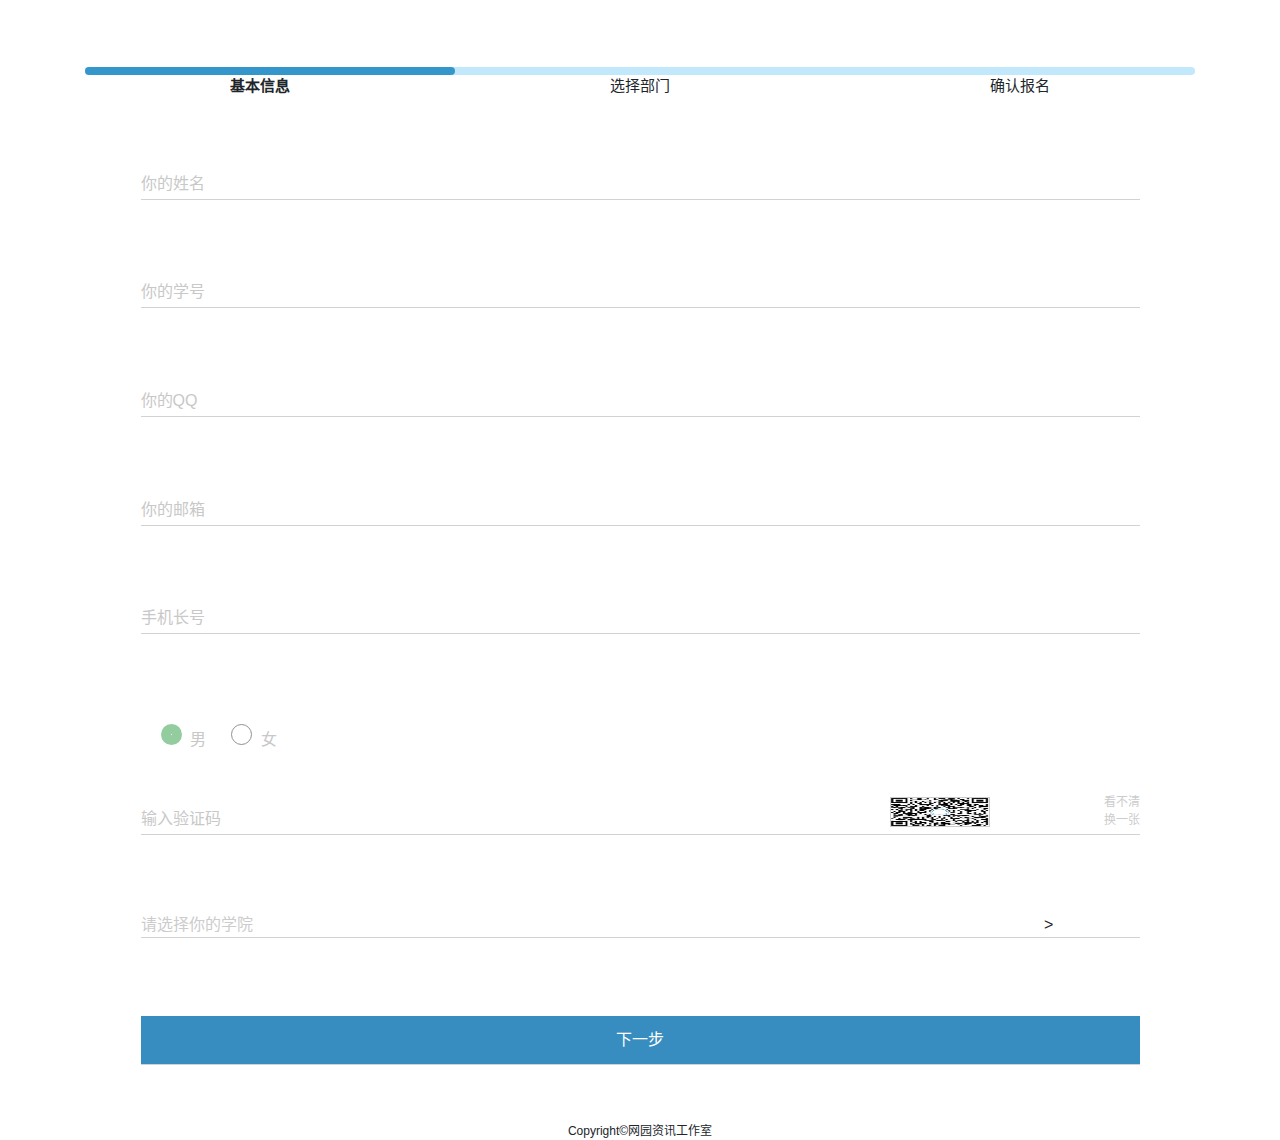
<file: index.html>
<!DOCTYPE html>
<html lang="zh-CN">
<head>
	<meta charset="UTF-8">
	<title>网园-报名表</title>
	<meta name="viewport" content="width=device-width, initial-scale=1.0">
	<script src="assets/js/jquery-1.11.3.min.js"></script>
	<link href="assets/bootstrap/css/bootstrap.min.css" rel="stylesheet">
	<link rel="stylesheet" href="assets/css/index.css">
	<link rel="stylesheet" type="text/css" href="assets/icon/iconfont.css">
</head>
<body>
	<div class="container">
		<!--状态流程-->
		<div class="row header">
			<div class="col-md-12 jindutiao">
				<!-- <div class="progress">
					<div class="progress-bar" role="progressbar" aria-valuenow='60'
					aria-valuemin="0" aria-valuemax="100" style="width: 66%;">				
					</div>
				</div> -->
				<div class="backcolor row ">
					<div class="col color1 samecolor" id="colorTxt1"></div>
					<div class="col samecolor">
						<div class="" id="colorTxt2"></div>
					</div>
					<div class="col samecolor">
						<div class="" id="colorTxt3"></div>
					</div>
				</div>
				<div class="row">
					<div class="col statueTxt" style="font-weight: bold;" id="jbxx">基本信息</div>
					<div class="col statueTxt" id="xzbm">选择部门</div>
					<div class="col statueTxt" id="qrbm">确认报名</div>
				</div>
			</div>
		</div>
		<!--填写表信息-->
		<div class="row info">
			<div class="col-md-12 TypeCon">
				<div class="same name">
					<p>你的姓名</p>
					<input type="text" id="name" placeholder="" maxlength="4">
				</div>
				<p id="p_errName" class="TipP"></p>
			</div>
			<div class="col-md-12 TypeCon">
				<div class="same StuId">
					<p>你的学号</p>
					<input type="text" id="StuId" placeholder="" maxlength="11">
				</div>
				<p id="p_errId" class="TipP"></p>
			</div>
			<div class="col-md-12 TypeCon">
				<div class="same Stuqq">
					<p>你的QQ</p>
					<input type="text" id="Stuqq" placeholder="" maxlength="12">
				</div>
				<p id="p_errQQ" class="TipP"></p>
			</div>
			<div class="col-md-12 TypeCon">
				<div class="same Stuemail">
					<p>你的邮箱</p>
					<input type="text" id="Stuemail" placeholder="">
				</div>
				<p id="p_errEmail" class="TipP"></p>
			</div>
			<div class="col-md-12 TypeCon">
				<div class="same Stuphone">
					<p>手机长号</p>
					<input type="text" id="Stuphone" placeholder="" maxlength="11">
				</div>
				<p id="p_errPhone" class="TipP"></p>
			</div>
			<div class="col-md-12 TypeCon radiobox">
				<div class="same radiobox">
					<label for="" style="margin-left: 20px;">
						<input  class="danxuan" type="radio" name="optionsRadios" id="checkbox_boy" value="男" num="1">&nbsp;&nbsp;男
					</label>

					<label for="" style="margin-left: 20px;">
						<input class="danxuan" type="radio" name="optionsRadios" id="checkbox_girl" value="女" num="0">&nbsp;&nbsp;女
					</label>
				</div>
			</div>
			 <div class="col-md-12 TypeCon">
				<div class="same Stuvcode" style="padding-top: 4%;">
					<p style="display: none;">输入验证码</p>
					<input type="text" id="vcode" placeholder="输入验证码" maxlength="8">
					<img id="code_img" src="assets/img/code.png" alt="加载图片">
					<span id="qiehuancode">看不清<br>换一张</span>
				</div>
				<p id="p_errvcode" class="TipP"></p>
			</div>
			<div class="col-md-12 TypeCon">
				<div class="same StuCollge" style="padding-top: 5%;">
					<select name="" id="collegeChose" class="collegeChose">
						<option value="" selected = "selected">请选择你的学院</option>
						<option value="英东生命科学学院">英东生命科学学院</option>
						<option value="英东食品科学与工程学院">英东食品科学与工程学院</option>
						<option value="信息科学与工程学院">信息科学与工程学院</option>
						<option value="文学院">文学院</option>
						<option value="化学与环境工程学院">化学与环境工程学院</option>
						<option value="经济管理学院">经济管理学院</option>
						<option value="法学院">法学院</option>
						<option value="音乐学院">音乐学院</option>
						<option value="教育学院">教育学院</option>
						<option value="土木工程学院">土木工程学院</option>
						<option value="韶州师范分院">韶州师范分院</option>
						<option value="英东农业科学与工程学院">英东农业科学与工程学院</option>
						<option value="物理与机电工程学院">物理与机电工程学院</option>
						<option value="软件学院">软件学院</option>
						<option value="外语学院">外语学院</option>
						<option value="体育学院">体育学院</option>
						<option value="政治与公共事务管理学院">政治与公共事务管理学院</option>
						<option value="数学与统计学院">数学与统计学院</option>
						<option value="美术与设计学院">美术与设计学院</option>
						<option value="旅游与地理学院">旅游与地理学院</option>
						<option value="马克思主义学院">马克思主义学院</option>
						<option value="医学院">医学院</option>
					</select>
					<span>></span>
				</div>
			</div>

			<div class="col-md-12 BtnNext">
				<div class="same">
					<button id="Btn_next" class="">下一步</button>
				</div>
			</div>
		</div>

		<!--第二步  选择部门-->
		<div class="row choseDepartment">
			<div class="col-md-12">
				<div class="row cdwrapper">
					<div class="col-md-6 p1">
						<div class="circle" onclick="IntroShow('.cdwrapper .p1 p','.choseDepartment .haschosen','0')">
							<div class="icondiv"><i class="iconfont icon-huahuabitongxuexi"></i></div>
							<div class="lineCon">
								<div class="line1 linesame"></div>
								<div class="line2 linesame"></div>
								<div class="line3 linesame"></div>
							</div>
							<p>设 计 部</p>
						</div>
					</div>
					<div class="col-md-6 p1">
						<div class="circle" onclick="IntroShow('.cdwrapper .p1 p','.choseDepartment .haschosen','1')">
							<div class="icondiv"><i class="iconfont icon-daima"></i></div>
							<div class="lineCon">
								<div class="line1 linesame"></div>
								<div class="line2 linesame"></div>
								<div class="line3 linesame"></div>
							</div>
							<p>页 面 部</p>
						</div>
					</div>
					<div class="col-md-6 p1">
						<div class="circle" onclick="IntroShow('.cdwrapper .p1 p','.choseDepartment .haschosen','2')">
							<div class="icondiv"><i class="iconfont icon-diannao"></i></div>
							<div class="lineCon">
								<div class="line1 linesame"></div>
								<div class="line2 linesame"></div>
								<div class="line3 linesame"></div>
							</div>
							<p>编 程 部</p>
						</div>
					</div>
					<div class="col-md-6 p1">
						<div class="circle" onclick="IntroShow('.cdwrapper .p1 p','.choseDepartment .haschosen','3')">
							<div class="icondiv"><i class="iconfont icon-wendang"></i></div>
							<div class="lineCon">
								<div class="line1 linesame"></div>
								<div class="line2 linesame"></div>
								<div class="line3 linesame"></div>
							</div>
							<p>文 秘 部</p>
						</div>
					</div>
				</div>
				<!--显示已选择部门 部分-->
				<div class="row hascdwrapper">
					<div class="showPart" id="part0" style="display: none;">
						<h1 class="showPart_title">
							<div class="icondiv"><i class="iconfont icon-huahuabitongxuexi" id="xzlogo"></i></div>
							<div class="lineCon">
								<div class="line1 linesame"></div>
								<div class="line2 linesame"></div>
								<div class="line3 linesame"></div>
							</div>
							<p id="xzdepart">设 计 部</p>
						</h1>
						<div class="detail_word">设计主要是网页设计,即通过学习并使用Photoshop(PS),Illustrator(AI)等绘图工具完成网页设计、UI设计等。
						</div>
						<div class="hasPartReturn">
							<div class="switch_circle">
								切换
							</div>
						</div>
						<div class="clear"></div>
						<div style="margin-bottom:3%;"></div>
					</div>
					<div class="showPart2" id="part1" style="display: none;">
						<h1 class="showPart_title">
							<div class="icondiv"><i class="iconfont icon-daima" id="xzlogo"></i></div>
							<div class="lineCon">
								<div class="line1 linesame"></div>
								<div class="line2 linesame"></div>
								<div class="line3 linesame"></div>
							</div>
							<p id="xzdepart">页 面 部</p>
						</h1>
						<div class="detail_word">主要进行web前端开发，包括但不限于pc端和页面端页面、微信小程序。学习响应式布局。玩转vue，react，webpack等框架和工具。通过学习HTML，CSS，以及JavaScript语言编写web程序。</div>
						<div class="hasPartReturn">
							<div class="switch_circle">
								切换
							</div>
						</div>
						<div class="clear"></div>
						<div style="margin-bottom:3%;"></div>
					</div>
					<div class="showPart3" id="part2" style="display: none;">
						<div class="hasPartReturn">
							<div class="switch_circle">
								切换
							</div>
						</div>
						<div class="clear"></div>
						<div class="detail_word">主要学习net、PHP等后端编程语言，以及MSSQL和MySQL等数据库设计，接触Linux服务器运维、微信公众号服务以及微信小程序开发。</div>
						<h1 class="showPart_title">
							<div class="icondiv"><i class="iconfont icon-daima" id="xzlogo"></i></div>
							<div class="lineCon">
								<div class="line1 linesame"></div>
								<div class="line2 linesame"></div>
								<div class="line3 linesame"></div>
							</div>
							<p id="xzdepart">编 程 部</p>
						</h1>
					
						<div style="margin-bottom:3%;"></div>
					</div>
					<div class="showPart4" id="part3" style="display: none">
						<div class="hasPartReturn">
							<div class="switch_circle">
								切换
							</div>
						</div>
						<div class="clear"></div>
						<div class="detail_word">主要学习office系列办公软件的应用、PS的相关操作以及公众号推文的编写等，除此，视情况还会在学习中接触一些拓展性技能如视频剪辑等。本部主要工作为负责工作室的正常运营，包括打理工作室日常事务、活动策划、公众平台运营、财务管理等。</div>
						<h1 class="showPart_title">
							<div class="icondiv"><i class="iconfont icon-daima" id="xzlogo"></i></div>
							<div class="lineCon">
								<div class="line1 linesame"></div>
								<div class="line2 linesame"></div>
								<div class="line3 linesame"></div>
							</div>
							<p id="xzdepart">文 秘 部</p>
						</h1>
					
						<div style="margin-bottom:3%;"></div>
					</div>
				</div>
			</div>
			<div class="col">
				<p class="ifchose">未 选 择 部 门</p>
				<p class="haschosen">/ 已 选 设 计 部 /</p>
			</div>
			<div class="col-md-12" style="margin-bottom: 10%;">
				<div class="col ihp5">
					<button id="Btn_next2">下一步</button>
					<div id="returnFont">
						<span id="returnFont_btn">
							返回上一步<i class="iconfont icon-fanhui"></i>
						</span>
					</div>
				</div>	
			</div>
		</div>
		<!--完成-->
		<div class="row finish">
			<div class="col-md-12">
				<div class="row finishwrapper">
					<div class="finish_title">
						xx部预备成员
						<!-- <span class="yesicon"><img src="img/yes.png" alt=""></span> -->
					</div>
				</div>
			</div>
			<div class="col-md-12 listinfo">
				<div class="row rowforinfo">
					<div class="col-xs-6 col-sm-4 colleft">姓名:</div>
					
					<div class="col colright" id="list_name"></div>
				</div>
				<div class="row rowforinfo">
					<div class="col-xs-6 col-sm-4 colleft">性别:</div>
				
					<div class="col colright" id="list_sex"></div>
				</div>
				<div class="row rowforinfo">
					<div class="col-xs-6 col-sm-4 colleft">学号:</div>
			
					<div class="col colright" id="list_stuid"></div>
				</div>
				<div class="row rowforinfo">
					<div class="col-xs-6 col-sm-4 colleft">QQ:</div>
					
					<div class="col colright" id="list_qq"></div>
				</div>
				<div class="row rowforinfo">
					<div class="col-xs-6 col-sm-4 colleft">邮箱:</div>
					
					<div class="col colright" id="list_email"></div>
				</div>
				<div class="row rowforinfo">
					<div class="col-xs-6 col-sm-4 colleft">手机号码:</div>
					
					<div class="col colright" id="list_phone"></div>
				</div>
				<div class="row rowforinfo">
					<div class="col-xs-6 col-sm-4 colleft">学院:</div>
					
					<div class="col colright" id="list_college"></div>
				</div>
			</div>
			<div class="col-md-12" style="margin-bottom:2rem;">
				<div class="finishBtn">
					<button id="goOKay">完 成 报 名</button>
					<div id="returnFont">
						<span id="returnFont_btn1">
							返回上一步<i class="iconfont icon-fanhui"></i>
						</span>
					</div>
				</div>
			</div>
		</div>
		<div class="footer">Copyright&copy;网园资讯工作室</div>
	</div>
	<script src="assets/js/form.js"></script>
	<script src="assets/bootstrap/js/bootstrap.min.js"></script>
</body>
</html>
</file>
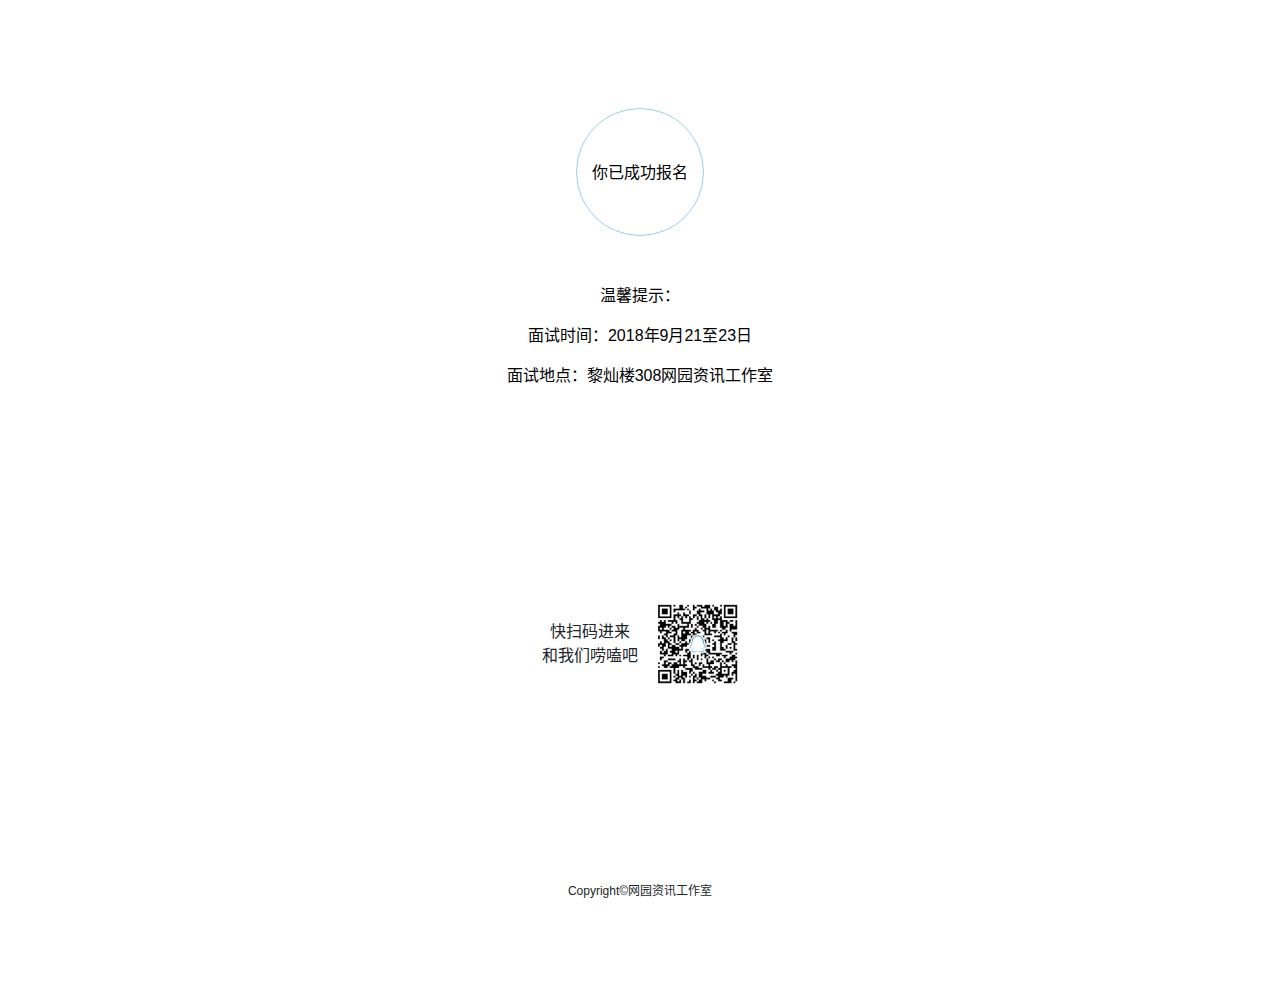
<file: finish.html>
<!DOCTYPE html>
<html lang="zh-CN">
<head>
	<meta charset="UTF-8">
	<title>网园-报名表</title>
	<meta name="viewport" content="width=device-width, initial-scale=1.0">
	<script src="assets/js/jquery-1.11.3.min.js"></script>
	<link href="assets/bootstrap/css/bootstrap.min.css" rel="stylesheet">
	<link rel="stylesheet" href="assets/css/finish.css">
	<link rel="stylesheet" type="text/css" href="assets/icon/iconfont.css">
</head>
<body>
	<div class="container">
		<div class="col txtbox" >
			<div class="okcircle">
				你已成功报名
			</div>
			<div class="tip">
				温馨提示：
			</div>
			<div class="tip tiptime">
				面试时间：2018年9月21至23日
			</div>
			<div class="tip tipplace">
				面试地点：黎灿楼308网园资讯工作室
			</div>	
			<div class="col saoma">
				<span>
					快扫码进来<br>和我们唠嗑吧
				</span>
				<img src="assets/img/code.png" alt="">
			</div>
		</div>
		<div class="footer">Copyright&copy;网园资讯工作室</div>
	</div>
	<script src="assets/bootstrap/js/bootstrap.min.js"></script>
</body>
</html>
</file>
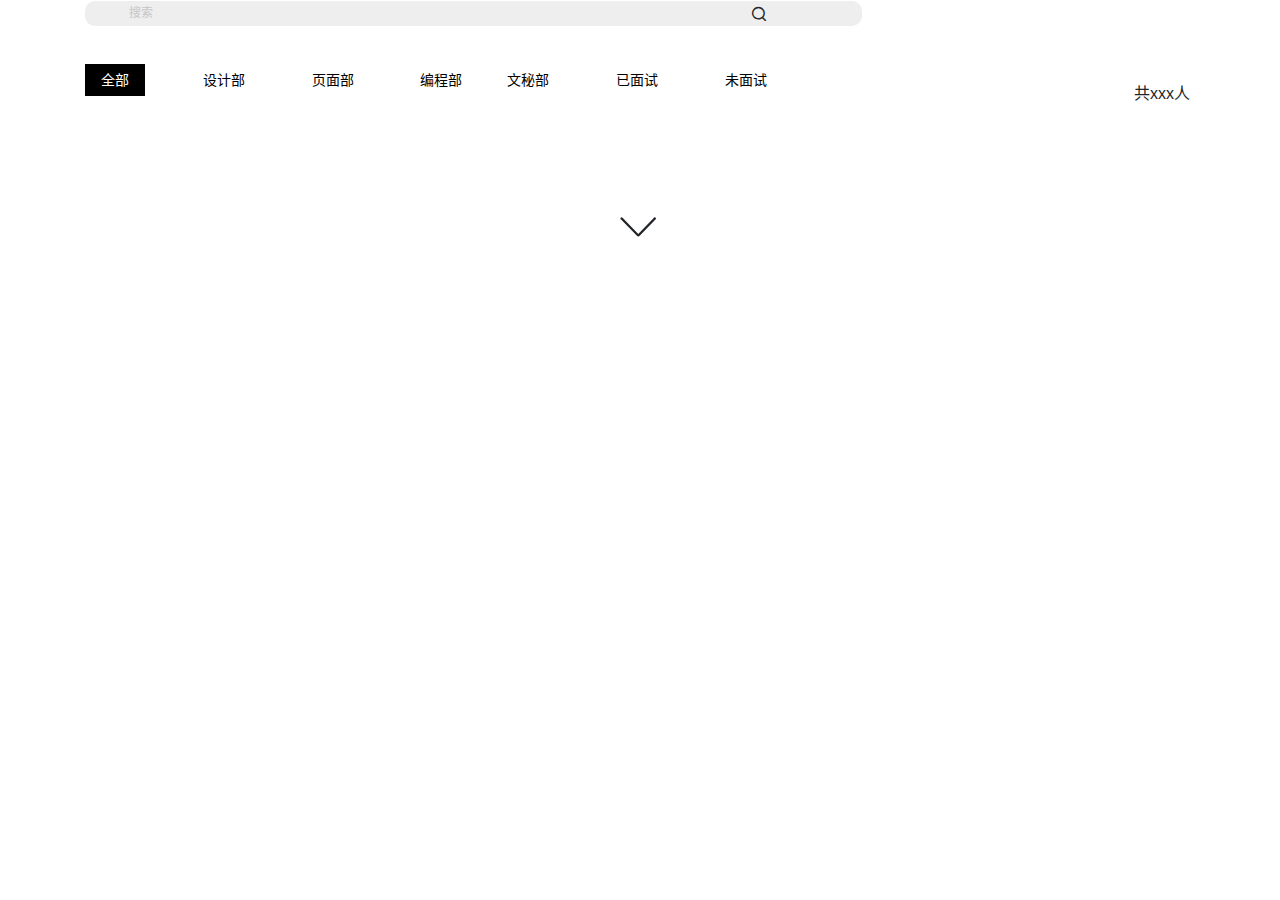
<file: admin/admin.html>
<!DOCTYPE html>
<html lang="zh-CN">
<head>
	<meta charset="UTF-8">
	<title>网园-报名表后台管理</title>
	<meta name="viewport" content="width=device-width, initial-scale=1.0">
	<script src="../assets/js/jquery-1.11.3.min.js"></script>
	<link href="../assets/bootstrap/css/bootstrap.min.css" rel="stylesheet">
	<link rel="stylesheet" href="css/admin.css">
	<link rel="stylesheet" type="text/css" href="../assets/icon/iconfont.css">
</head>
<body>
	<div class="container">
		<div class="row">
			<div class="col">
				<div class="searchCon same">
					<input type="text" id="search" placeholder="搜索">
					<i class="iconfont icon-sousuo"></i>
				</div>
			</div>
		</div>
		<div class="row">
			<div class="col kindhead">
				<div class="bread same">
					<span class="samekind On" id="qb">全部</span>
					<span class="samekind" id="sjb">设计部</span>
					<span class="samekind" id="ymb">页面部</span>
					<span class="samekind" id="bcb">编程部</span>
					<span class="samekind" id="wmb">文秘部</span>
					<span class="samekind" id="yms">已面试</span>
					<span class="samekind" id="wms">未面试</span>
				</div>
				<div class="sumnum">
					<div id="howmany">共xxx人</div>
					<div class="sumsex">
						<div class="samePCon">
							<p id="sexman" class="samep">男 10</p>
							<p id="sexgirl" class="samep">女 10</p>		
						</div>				
					</div>
				</div>
			</div>
		</div>
		<div class="row">
			<div class="searchinfo" style="display:none;">
				<div class="col searchreturn" style="font-size:14px;">
					搜索内容:xxx
				</div>
			</div>
		</div>
		<div class="row">
			<div class="col listbody" id="listbody">

			</div>
		</div>
		<div class="row">
			<div class="col clickmore1">
				<i class="iconfont icon-jiantou1" id="Sosuodownmore"></i>
			</div>
		</div>
		<div class="row">
			<div class="col clickmore">
				<i class="iconfont icon-jiantou1" id="otherdownmore"></i>
			</div>
		</div>
		<div class="row">
			<div class="col">
				<p id="bottomword">已经到底了YaHO!</p>
			</div>
		</div>
		<div class="row">
			<div class="col">
				<p id="searchnone">找不到相关信息(ಥ﹏ಥ)</p>
			</div>
		</div>
	</div>
	<script src="js/admin.js"></script>
</body>
</html>
</file>
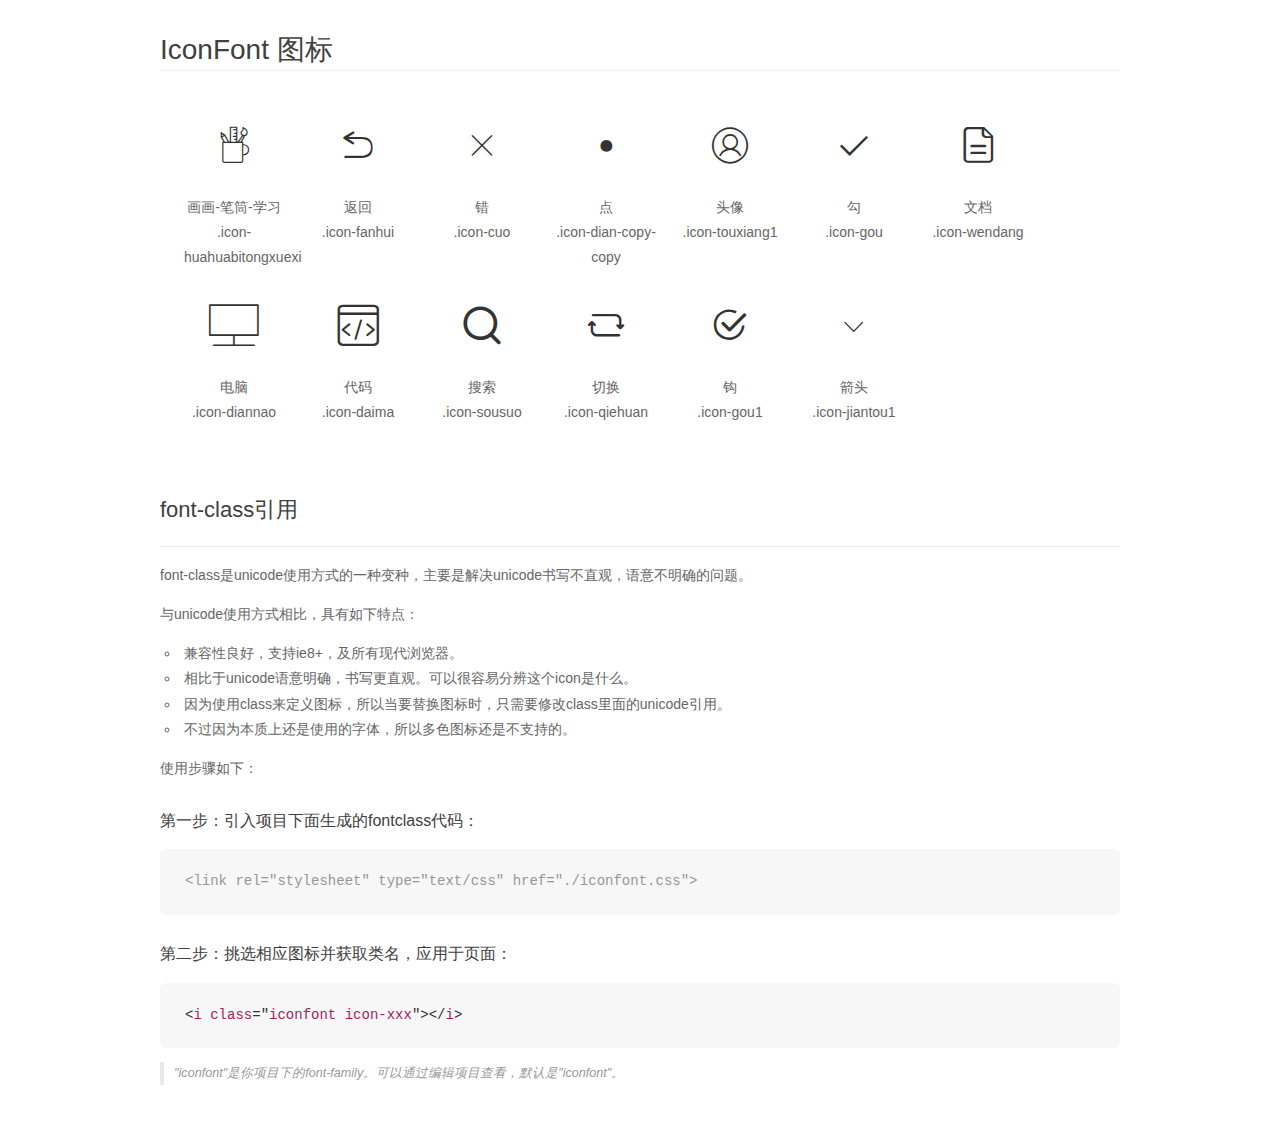
<file: assets/icon/demo_fontclass.html>
<!DOCTYPE html>
<html>
<head>
    <meta charset="utf-8"/>
    <title>IconFont</title>
    <link rel="stylesheet" href="demo.css">
    <link rel="stylesheet" href="iconfont.css">
</head>
<body>
    <div class="main markdown">
        <h1>IconFont 图标</h1>
        <ul class="icon_lists clear">
            
                <li>
                <i class="icon iconfont icon-huahuabitongxuexi"></i>
                    <div class="name">画画-笔筒-学习</div>
                    <div class="fontclass">.icon-huahuabitongxuexi</div>
                </li>
            
                <li>
                <i class="icon iconfont icon-fanhui"></i>
                    <div class="name">返回</div>
                    <div class="fontclass">.icon-fanhui</div>
                </li>
            
                <li>
                <i class="icon iconfont icon-cuo"></i>
                    <div class="name">错</div>
                    <div class="fontclass">.icon-cuo</div>
                </li>
            
                <li>
                <i class="icon iconfont icon-dian-copy-copy"></i>
                    <div class="name">点</div>
                    <div class="fontclass">.icon-dian-copy-copy</div>
                </li>
            
                <li>
                <i class="icon iconfont icon-touxiang1"></i>
                    <div class="name">头像</div>
                    <div class="fontclass">.icon-touxiang1</div>
                </li>
            
                <li>
                <i class="icon iconfont icon-gou"></i>
                    <div class="name">勾</div>
                    <div class="fontclass">.icon-gou</div>
                </li>
            
                <li>
                <i class="icon iconfont icon-wendang"></i>
                    <div class="name">文档</div>
                    <div class="fontclass">.icon-wendang</div>
                </li>
            
                <li>
                <i class="icon iconfont icon-diannao"></i>
                    <div class="name">电脑</div>
                    <div class="fontclass">.icon-diannao</div>
                </li>
            
                <li>
                <i class="icon iconfont icon-daima"></i>
                    <div class="name">代码</div>
                    <div class="fontclass">.icon-daima</div>
                </li>
            
                <li>
                <i class="icon iconfont icon-sousuo"></i>
                    <div class="name">搜索</div>
                    <div class="fontclass">.icon-sousuo</div>
                </li>
            
                <li>
                <i class="icon iconfont icon-qiehuan"></i>
                    <div class="name">切换</div>
                    <div class="fontclass">.icon-qiehuan</div>
                </li>
            
                <li>
                <i class="icon iconfont icon-gou1"></i>
                    <div class="name">钩</div>
                    <div class="fontclass">.icon-gou1</div>
                </li>
            
                <li>
                <i class="icon iconfont icon-jiantou1"></i>
                    <div class="name">箭头</div>
                    <div class="fontclass">.icon-jiantou1</div>
                </li>
            
        </ul>

        <h2 id="font-class-">font-class引用</h2>
        <hr>

        <p>font-class是unicode使用方式的一种变种，主要是解决unicode书写不直观，语意不明确的问题。</p>
        <p>与unicode使用方式相比，具有如下特点：</p>
        <ul>
        <li>兼容性良好，支持ie8+，及所有现代浏览器。</li>
        <li>相比于unicode语意明确，书写更直观。可以很容易分辨这个icon是什么。</li>
        <li>因为使用class来定义图标，所以当要替换图标时，只需要修改class里面的unicode引用。</li>
        <li>不过因为本质上还是使用的字体，所以多色图标还是不支持的。</li>
        </ul>
        <p>使用步骤如下：</p>
        <h3 id="-fontclass-">第一步：引入项目下面生成的fontclass代码：</h3>


        <pre><code class="lang-js hljs javascript"><span class="hljs-comment">&lt;link rel="stylesheet" type="text/css" href="./iconfont.css"&gt;</span></code></pre>
        <h3 id="-">第二步：挑选相应图标并获取类名，应用于页面：</h3>
        <pre><code class="lang-css hljs">&lt;<span class="hljs-selector-tag">i</span> <span class="hljs-selector-tag">class</span>="<span class="hljs-selector-tag">iconfont</span> <span class="hljs-selector-tag">icon-xxx</span>"&gt;&lt;/<span class="hljs-selector-tag">i</span>&gt;</code></pre>
        <blockquote>
        <p>"iconfont"是你项目下的font-family。可以通过编辑项目查看，默认是"iconfont"。</p>
        </blockquote>
    </div>
</body>
</html>
</file>
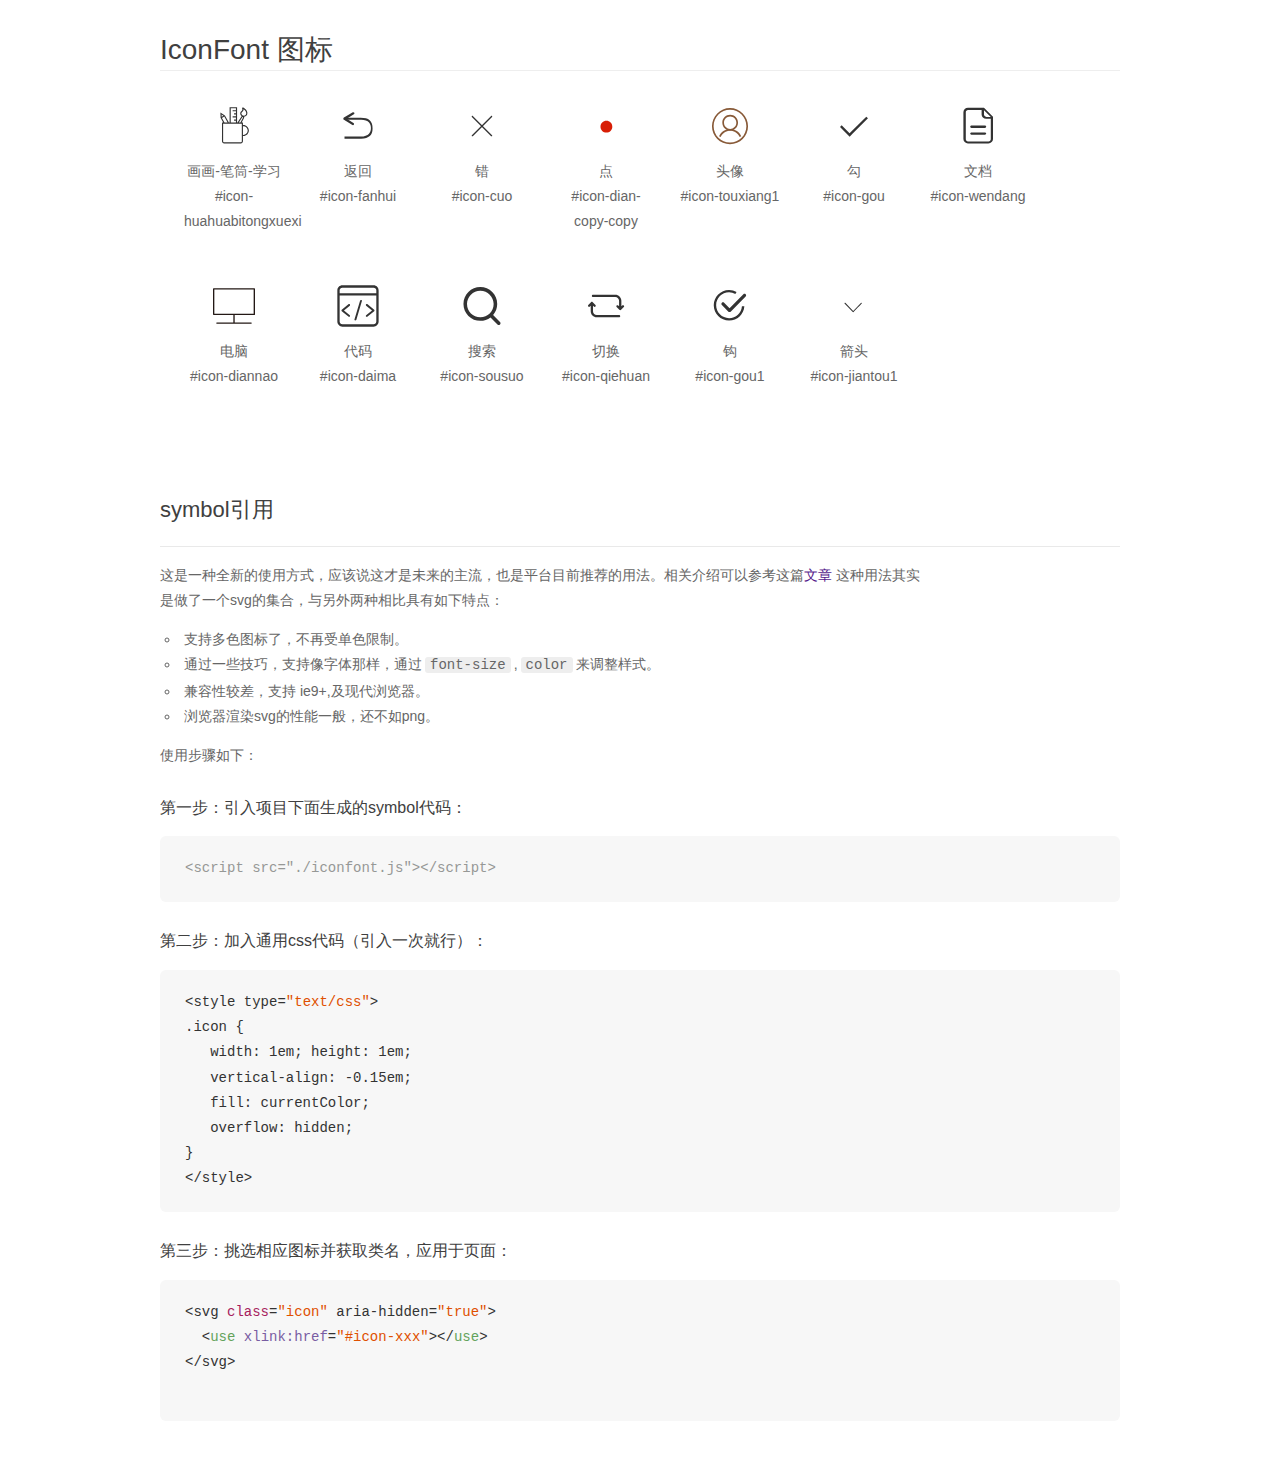
<file: assets/icon/demo_symbol.html>
<!DOCTYPE html>
<html>
<head>
    <meta charset="utf-8"/>
    <title>IconFont</title>
    <link rel="stylesheet" href="demo.css">
    <script src="iconfont.js"></script>

    <style type="text/css">
        .icon {
          /* 通过设置 font-size 来改变图标大小 */
          width: 1em; height: 1em;
          /* 图标和文字相邻时，垂直对齐 */
          vertical-align: -0.15em;
          /* 通过设置 color 来改变 SVG 的颜色/fill */
          fill: currentColor;
          /* path 和 stroke 溢出 viewBox 部分在 IE 下会显示
             normalize.css 中也包含这行 */
          overflow: hidden;
        }

    </style>
</head>
<body>
    <div class="main markdown">
        <h1>IconFont 图标</h1>
        <ul class="icon_lists clear">
            
                <li>
                    <svg class="icon" aria-hidden="true">
                        <use xlink:href="#icon-huahuabitongxuexi"></use>
                    </svg>
                    <div class="name">画画-笔筒-学习</div>
                    <div class="fontclass">#icon-huahuabitongxuexi</div>
                </li>
            
                <li>
                    <svg class="icon" aria-hidden="true">
                        <use xlink:href="#icon-fanhui"></use>
                    </svg>
                    <div class="name">返回</div>
                    <div class="fontclass">#icon-fanhui</div>
                </li>
            
                <li>
                    <svg class="icon" aria-hidden="true">
                        <use xlink:href="#icon-cuo"></use>
                    </svg>
                    <div class="name">错</div>
                    <div class="fontclass">#icon-cuo</div>
                </li>
            
                <li>
                    <svg class="icon" aria-hidden="true">
                        <use xlink:href="#icon-dian-copy-copy"></use>
                    </svg>
                    <div class="name">点</div>
                    <div class="fontclass">#icon-dian-copy-copy</div>
                </li>
            
                <li>
                    <svg class="icon" aria-hidden="true">
                        <use xlink:href="#icon-touxiang1"></use>
                    </svg>
                    <div class="name">头像</div>
                    <div class="fontclass">#icon-touxiang1</div>
                </li>
            
                <li>
                    <svg class="icon" aria-hidden="true">
                        <use xlink:href="#icon-gou"></use>
                    </svg>
                    <div class="name">勾</div>
                    <div class="fontclass">#icon-gou</div>
                </li>
            
                <li>
                    <svg class="icon" aria-hidden="true">
                        <use xlink:href="#icon-wendang"></use>
                    </svg>
                    <div class="name">文档</div>
                    <div class="fontclass">#icon-wendang</div>
                </li>
            
                <li>
                    <svg class="icon" aria-hidden="true">
                        <use xlink:href="#icon-diannao"></use>
                    </svg>
                    <div class="name">电脑</div>
                    <div class="fontclass">#icon-diannao</div>
                </li>
            
                <li>
                    <svg class="icon" aria-hidden="true">
                        <use xlink:href="#icon-daima"></use>
                    </svg>
                    <div class="name">代码</div>
                    <div class="fontclass">#icon-daima</div>
                </li>
            
                <li>
                    <svg class="icon" aria-hidden="true">
                        <use xlink:href="#icon-sousuo"></use>
                    </svg>
                    <div class="name">搜索</div>
                    <div class="fontclass">#icon-sousuo</div>
                </li>
            
                <li>
                    <svg class="icon" aria-hidden="true">
                        <use xlink:href="#icon-qiehuan"></use>
                    </svg>
                    <div class="name">切换</div>
                    <div class="fontclass">#icon-qiehuan</div>
                </li>
            
                <li>
                    <svg class="icon" aria-hidden="true">
                        <use xlink:href="#icon-gou1"></use>
                    </svg>
                    <div class="name">钩</div>
                    <div class="fontclass">#icon-gou1</div>
                </li>
            
                <li>
                    <svg class="icon" aria-hidden="true">
                        <use xlink:href="#icon-jiantou1"></use>
                    </svg>
                    <div class="name">箭头</div>
                    <div class="fontclass">#icon-jiantou1</div>
                </li>
            
        </ul>


        <h2 id="symbol-">symbol引用</h2>
        <hr>

        <p>这是一种全新的使用方式，应该说这才是未来的主流，也是平台目前推荐的用法。相关介绍可以参考这篇<a href="">文章</a>
        这种用法其实是做了一个svg的集合，与另外两种相比具有如下特点：</p>
        <ul>
          <li>支持多色图标了，不再受单色限制。</li>
          <li>通过一些技巧，支持像字体那样，通过<code>font-size</code>,<code>color</code>来调整样式。</li>
          <li>兼容性较差，支持 ie9+,及现代浏览器。</li>
          <li>浏览器渲染svg的性能一般，还不如png。</li>
        </ul>
        <p>使用步骤如下：</p>
        <h3 id="-symbol-">第一步：引入项目下面生成的symbol代码：</h3>
        <pre><code class="lang-js hljs javascript"><span class="hljs-comment">&lt;script src="./iconfont.js"&gt;&lt;/script&gt;</span></code></pre>
        <h3 id="-css-">第二步：加入通用css代码（引入一次就行）：</h3>
        <pre><code class="lang-js hljs javascript">&lt;style type=<span class="hljs-string">"text/css"</span>&gt;
.icon {
   width: <span class="hljs-number">1</span>em; height: <span class="hljs-number">1</span>em;
   vertical-align: <span class="hljs-number">-0.15</span>em;
   fill: currentColor;
   overflow: hidden;
}
&lt;<span class="hljs-regexp">/style&gt;</span></code></pre>
        <h3 id="-">第三步：挑选相应图标并获取类名，应用于页面：</h3>
        <pre><code class="lang-js hljs javascript">&lt;svg <span class="hljs-class"><span class="hljs-keyword">class</span></span>=<span class="hljs-string">"icon"</span> aria-hidden=<span class="hljs-string">"true"</span>&gt;<span class="xml"><span class="hljs-tag">
  &lt;<span class="hljs-name">use</span> <span class="hljs-attr">xlink:href</span>=<span class="hljs-string">"#icon-xxx"</span>&gt;</span><span class="hljs-tag">&lt;/<span class="hljs-name">use</span>&gt;</span>
</span>&lt;<span class="hljs-regexp">/svg&gt;
        </span></code></pre>
    </div>
</body>
</html>
</file>
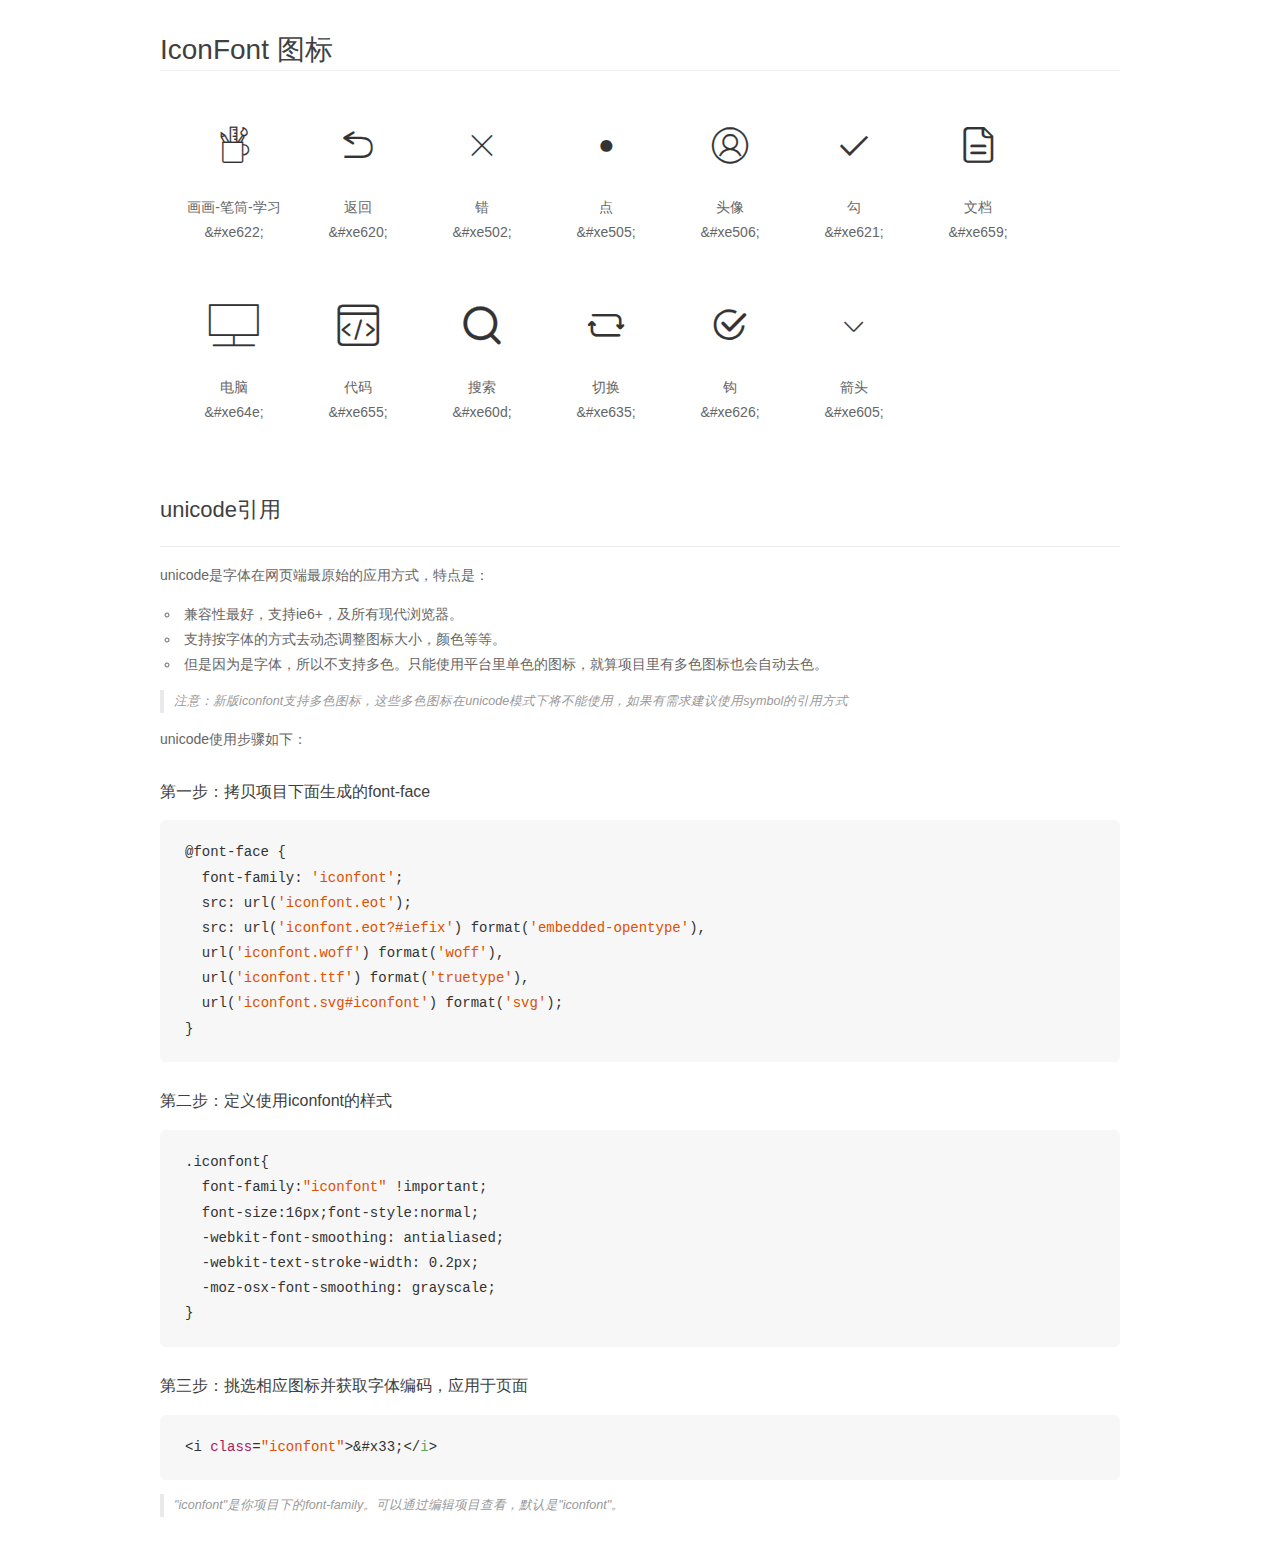
<file: assets/icon/demo_unicode.html>
<!DOCTYPE html>
<html>
<head>
    <meta charset="utf-8"/>
    <title>IconFont</title>
    <link rel="stylesheet" href="demo.css">

    <style type="text/css">

        @font-face {font-family: "iconfont";
          src: url('iconfont.eot'); /* IE9*/
          src: url('iconfont.eot#iefix') format('embedded-opentype'), /* IE6-IE8 */
          url('iconfont.woff') format('woff'), /* chrome, firefox */
          url('iconfont.ttf') format('truetype'), /* chrome, firefox, opera, Safari, Android, iOS 4.2+*/
          url('iconfont.svg#iconfont') format('svg'); /* iOS 4.1- */
        }

        .iconfont {
          font-family:"iconfont" !important;
          font-size:16px;
          font-style:normal;
          -webkit-font-smoothing: antialiased;
          -webkit-text-stroke-width: 0.2px;
          -moz-osx-font-smoothing: grayscale;
        }

    </style>
</head>
<body>
    <div class="main markdown">
        <h1>IconFont 图标</h1>
        <ul class="icon_lists clear">
            
                <li>
                <i class="icon iconfont">&#xe622;</i>
                    <div class="name">画画-笔筒-学习</div>
                    <div class="code">&amp;#xe622;</div>
                </li>
            
                <li>
                <i class="icon iconfont">&#xe620;</i>
                    <div class="name">返回</div>
                    <div class="code">&amp;#xe620;</div>
                </li>
            
                <li>
                <i class="icon iconfont">&#xe502;</i>
                    <div class="name">错</div>
                    <div class="code">&amp;#xe502;</div>
                </li>
            
                <li>
                <i class="icon iconfont">&#xe505;</i>
                    <div class="name">点</div>
                    <div class="code">&amp;#xe505;</div>
                </li>
            
                <li>
                <i class="icon iconfont">&#xe506;</i>
                    <div class="name">头像</div>
                    <div class="code">&amp;#xe506;</div>
                </li>
            
                <li>
                <i class="icon iconfont">&#xe621;</i>
                    <div class="name">勾</div>
                    <div class="code">&amp;#xe621;</div>
                </li>
            
                <li>
                <i class="icon iconfont">&#xe659;</i>
                    <div class="name">文档</div>
                    <div class="code">&amp;#xe659;</div>
                </li>
            
                <li>
                <i class="icon iconfont">&#xe64e;</i>
                    <div class="name">电脑</div>
                    <div class="code">&amp;#xe64e;</div>
                </li>
            
                <li>
                <i class="icon iconfont">&#xe655;</i>
                    <div class="name">代码</div>
                    <div class="code">&amp;#xe655;</div>
                </li>
            
                <li>
                <i class="icon iconfont">&#xe60d;</i>
                    <div class="name">搜索</div>
                    <div class="code">&amp;#xe60d;</div>
                </li>
            
                <li>
                <i class="icon iconfont">&#xe635;</i>
                    <div class="name">切换</div>
                    <div class="code">&amp;#xe635;</div>
                </li>
            
                <li>
                <i class="icon iconfont">&#xe626;</i>
                    <div class="name">钩</div>
                    <div class="code">&amp;#xe626;</div>
                </li>
            
                <li>
                <i class="icon iconfont">&#xe605;</i>
                    <div class="name">箭头</div>
                    <div class="code">&amp;#xe605;</div>
                </li>
            
        </ul>
        <h2 id="unicode-">unicode引用</h2>
        <hr>

        <p>unicode是字体在网页端最原始的应用方式，特点是：</p>
        <ul>
        <li>兼容性最好，支持ie6+，及所有现代浏览器。</li>
        <li>支持按字体的方式去动态调整图标大小，颜色等等。</li>
        <li>但是因为是字体，所以不支持多色。只能使用平台里单色的图标，就算项目里有多色图标也会自动去色。</li>
        </ul>
        <blockquote>
        <p>注意：新版iconfont支持多色图标，这些多色图标在unicode模式下将不能使用，如果有需求建议使用symbol的引用方式</p>
        </blockquote>
        <p>unicode使用步骤如下：</p>
        <h3 id="-font-face">第一步：拷贝项目下面生成的font-face</h3>
        <pre><code class="lang-js hljs javascript">@font-face {
  font-family: <span class="hljs-string">'iconfont'</span>;
  src: url(<span class="hljs-string">'iconfont.eot'</span>);
  src: url(<span class="hljs-string">'iconfont.eot?#iefix'</span>) format(<span class="hljs-string">'embedded-opentype'</span>),
  url(<span class="hljs-string">'iconfont.woff'</span>) format(<span class="hljs-string">'woff'</span>),
  url(<span class="hljs-string">'iconfont.ttf'</span>) format(<span class="hljs-string">'truetype'</span>),
  url(<span class="hljs-string">'iconfont.svg#iconfont'</span>) format(<span class="hljs-string">'svg'</span>);
}
</code></pre>
        <h3 id="-iconfont-">第二步：定义使用iconfont的样式</h3>
        <pre><code class="lang-js hljs javascript">.iconfont{
  font-family:<span class="hljs-string">"iconfont"</span> !important;
  font-size:<span class="hljs-number">16</span>px;font-style:normal;
  -webkit-font-smoothing: antialiased;
  -webkit-text-stroke-width: <span class="hljs-number">0.2</span>px;
  -moz-osx-font-smoothing: grayscale;
}
</code></pre>
        <h3 id="-">第三步：挑选相应图标并获取字体编码，应用于页面</h3>
        <pre><code class="lang-js hljs javascript">&lt;i <span class="hljs-class"><span class="hljs-keyword">class</span></span>=<span class="hljs-string">"iconfont"</span>&gt;&amp;#x33;<span class="xml"><span class="hljs-tag">&lt;/<span class="hljs-name">i</span>&gt;</span></span></code></pre>

        <blockquote>
        <p>"iconfont"是你项目下的font-family。可以通过编辑项目查看，默认是"iconfont"。</p>
        </blockquote>
    </div>


</body>
</html>
</file>
<file: assets/css/index.css>
body{
	background-color: #ffffff;
}
*{
	padding:0px;
	margin:0px;
}
input::-webkit-input-placeholder { /* WebKit browsers */
	font-size:1.5rem;
	color:#c8c8c8;
}

input::-moz-placeholder { /* Mozilla Firefox 19+ */
	font-size:1.5rem;
	color:#c8c8c8;
}
input::-ms-input-placeholder { /* Internet Explorer 10+ */
	font-size:1.5rem;
	color:#c8c8c8;
}
#vcode::-webkit-input-placeholder { /* WebKit browsers */
	font-size:1rem;
	color:#c8c8c8;
}

#vcode::-moz-placeholder { /* Mozilla Firefox 19+ */
	font-size:1rem;
	color:#c8c8c8;
}
#vcode::-ms-input-placeholder { /* Internet Explorer 10+ */
	font-size:1rem;
	color:#c8c8c8;
}

.clear{
	clear: both;
}
.container{
	position: relative;
	height: 100vh;
}
.header{
	padding-top: 6%;
}
.header .jindutiao{
	width: 90%;
	margin-left: auto;
	margin-right: auto;
}
.header .jindutiao>.backcolor{
	background-color: #c2e9fb;
	height: 8px;
	margin-left: auto;
	margin-right: auto;
	border-radius: 5px;
}
.header .jindutiao>.backcolor>.color1{
	background-color:#3596cc;
	height:100%;
	border-radius:5px;
}
.header .jindutiao>.backcolor>.samecolor{
	padding: 0;
	height:100%;
}
.header .statueTxt{
	text-align: center;
	font-size: 15px;
}
#colorTxt2{
	width: 0%;
	height: 100%;
	background-color:#3596cc;
	border-radius:5px; 
}
#colorTxt3 {
    width: 0%;
    height: 100%;
    background-color: #3596cc;
    border-radius: 5px;
}
.progress{
	height: 8px;
	background-color: #c2e9fb;
	margin-bottom: 1%;
}
.progress-bar{
	border-radius:3px;
}

.info{
	margin-top: 1rem;
	/*display: none;*/
}
.info .same{

	width: 90%;
	padding-top: 5%;
	margin-left: auto;
	margin-right: auto;
	border-bottom: 1px solid #d2d2d2;
	position: relative;
}
.info .StuCollge{
	padding-top: 0px;
	
}
.info .same p{
	
	font-size:1rem;
	color:#000;
	position: absolute;
	bottom:-13px;
	color:#c8c8c8;
	transition:color .5s, border-color 1s;
	-moz-transition:color .5s, border-color 1s;
	-webkit-transition:color .5s, border-color 1s;
	-o-transition:color .5s, border-color 1s;
	z-index: -1;
}
/*.info .same p:hover{
	bottom:15px;
	color: #000;
	
}
*/

.info .same input[type="text"] {
	border:none;
	outline: none;
	padding-left: 2%;
	height: 30px;
	width: 90%;
	z-index: 99;
	font-size: 1rem;
	background: none;
	-webkit-appearance:none;
	-moz-appearance:none;
	appearance:none;
}

.info .radiobox{
	
	color:#c8c8c8;
	font-size: 1rem;
	border:0px;
	padding-top: 3%;
}
.TypeCon .TipP{
	width: 90%;
	padding-left: 2%;
	margin-left: auto;
	margin-right: auto;
	margin-bottom: 0px;
	color:#d40c0c;
	margin-top: 2%;
}
.TypeCon label{
}
.TypeCon label .danxuan{
	width: 21px;
	height: 21px;
	border:1px solid #919191;
	border-radius: 50%;
	-webkit-appearance:none;
	-moz-appearance:none;
	appearance:none;
	outline: none;
	background:none;
}
.TypeCon label .danxuan_select{
	border:10px solid #93cc9e;
}
.info .BtnNext{
	margin-top: 2%;
	margin-bottom: 5%;
}
#vcode{
	width: 40%;
	padding-left: 0%;
}
#code_img{
	width: 100px;
    height: 30px;
    border: 1px solid #ccc;
	position: absolute;
	right: 15%;
    bottom: 7px;
}
#qiehuancode{
	font-size: 12px;
	display: inline-block;
	margin-left: 5px;
	color:#ccc;
	position: absolute;
	right: 0px;
	bottom: 5px;
	z-index:999;
}
#collegeChose{
	-webkit-appearance:none;
	-moz-appearance:none;
	appearance:none;
	border:none;
	font-size: 1rem;
	background:none;
	outline: none;

	color:#c8c8c8;
	width: 90%;
}
#collegeChose option{
	color:#000;
}
.choseDepartment{
	display: none;
	margin-bottom: 20px;
}
.choseDepartment .cdwrapper{
	width: 100%;
	margin:0 auto;
	padding-top: 8%;
}
.cdwrapper .circle{
	width: 9rem;
	height:9rem;
	border:1px solid #000;
	border-radius: 50%;
	text-align: center;
	box-shadow:#f6f6f6 -9px -5px 19px 3px inset;
	position: relative;
	margin:0 auto;
}
.returnFont_btn{
	font-size:13px;
}

.cdwrapper .p1{
	width: 50%;
	height: 50%;

}
.cdwrapper .p1 p{
	font-size: 1rem;
}
.cdwrapper .p1 .circle .lineCon{
	margin-left: 21%;
	/*position: absolute;
	top:60px;*/
}
.cdwrapper .p1:nth-child(4){
	margin-top: 30px;
}
.cdwrapper .p1:nth-child(3){
	margin-top: 30px;
}
.cdwrapper .circle .lineCon .linesame{
	height: 1px;
	width:85px;
	background-color: #000;
	margin-bottom: 7px;
}
.cdwrapper .circle .lineCon .line2{
	width: 60px;
}
.cdwrapper .circle .lineCon .line3{
	width: 40px;
}
.footer{
	text-align: center;
    font-size: 12px;
    position: absolute;
    
    left: 0px;
    right: 0px;
}
.cdwrapper .p1 .icondiv{
	margin-top: 10px;
}

#Btn_next{
	width: 100%;
	height: 3rem;
	background-color: #d7d7d7;
	text-align: center;
	font-size: 1rem;
	font-weight: normal;
	/*outline: none;*/
	border:none;
}
#Btn_next2{
	width: 100%;
	height: 3rem;
	background-color: #d7d7d7;
	text-align: center;
	font-size: 1rem;
	font-weight: normal;
	/*outline: none;*/
	border:none;
}
.BtnNext .btn_next1On{
	color:#fff;
	background-color:#378dbf!important;
}

.btn_next1On{
	color:#fff;
	background-color:#378dbf!important;
}
.btn_next1On:hover{
	background: -webkit-linear-gradient(left, #3b9acf , #56addd, #3d9bd0)!important; /* Safari 5.1 - 6.0 */
    background: -o-linear-gradient(right, #3b9acf , #56addd, #3d9bd0)!important; /* Opera 11.1 - 12.0 */
    background: -moz-linear-gradient(right, #3b9acf , #56addd, #3d9bd0)!important; /* Firefox 3.6 - 15 */
    background: linear-gradient(to right, #3b9acf , #56addd, #3d9bd0)!important; /* 标准的语法（必须放在最后）*/ 
}
.icon-huahuabitongxuexi,.icon-diannao,.icon-daima,.icon-wendang{
	font-size:2.4rem;
}
.icon-huahuabitongxuexi{
	font-size:2.5rem;
}
.ifchose {
	margin-top: 10%;
	text-align: center;
	font-size: 1rem;
	margin-bottom: 6%;
}

#returnFont{
	margin-top: 4%;
	color: #3596cc;
	text-align: right;
	font-size:12px;
	margin-bottom: 12%;
}
.icon-fanhui{
	font-size: 0.5rem;
}

.choseDepartment .hascdwrapper{
	width: 90%;
	margin:0 auto;
	padding-top: 10%;
	display: none;

}
.hascdwrapper .showPart{
	width: 100%;
	border:1px solid #000;
	border-top-left-radius:5em;
	-webkit-border-top-left-radius:5em; /* Safari */
}
.hascdwrapper .showPart2{
	width: 100%;
	border:1px solid #000;
	border-top-right-radius:5em;
	-webkit-border-top-right-radius:5em; /* Safari */
}
.hascdwrapper .showPart3{
	width: 100%;
	border:1px solid #000;
	border-bottom-left-radius:5em;
	-webkit-border-bottom-left-radius:5em; /* Safari */
}
.hascdwrapper .showPart4{
	width: 100%;
	border:1px solid #000;
	border-bottom-right-radius:5em;
	-webkit-border-bottom-right-radius:5em; /* Safari */
}
.showPart .showPart_title{
	margin-top: 5%;
    font-weight: normal;
    width: 40%;
    text-align: center;
    padding-left: 2%;
}
.showPart2 .showPart_title{
	margin-top: 5%;
    font-weight: normal;
    width: 40%;
    text-align: center;
    padding-left: 2%;
    margin-left: 58%;
}
.showPart3 .showPart_title{
	margin-top: 1%;
    font-weight: normal;
    width: 40%;
    text-align: center;
   
    margin-left: 8%;
    margin-bottom: 8%;
}
.showPart4 .showPart_title{
	
	margin-top: 1%;
    font-weight: normal;
    width: 40%;
    text-align: center;
    
    margin-left: 50%;
}
.showPart .showPart_title .lineCon{
	margin-left: 15%;
	margin-top: 2%;
}
.showPart2 .showPart_title .lineCon{
	margin-left: 15%;
	margin-top: 2%;
}
.showPart4 .showPart_title .lineCon{
	margin-left: 15%;
	margin-top: 2%;
}
.showPart3 .showPart_title .lineCon{
	margin-top: 2%;
	 margin-left: 15%;
}
.showPart .showPart_title p{
	font-size: 14px;
	padding-top: 2%;
}
.showPart2 .showPart_title p{
	font-size: 14px;
	padding-top: 2%;
}
.showPart4 .showPart_title p{
	font-size: 14px;
	padding-top: 2%;
}
.showPart3 .showPart_title p{
	font-size: 14px;
	padding-top: 2%;
}
.showPart .showPart_title .icondiv .icon-huahuabitongxuexi,.icon-diannao,.icon-daima,.icon-wendang{
	font-size: 2.5rem;
}
.showPart .showPart_title .lineCon .linesame{
	height: 1px;
	width:80%;
	background-color: #000;
	margin-bottom: 5px;
}
.showPart2 .showPart_title .lineCon .linesame{
	height: 1px;
	width:80%;
	background-color: #000;
	margin-bottom: 5px;
}
.showPart4 .showPart_title .lineCon .linesame{
	height: 1px;
	width:80%;
	background-color: #000;
	margin-bottom: 5px;
}
.showPart3 .showPart_title .lineCon .linesame{
	height: 1px;
	width:80%;
	background-color: #000;
	margin-bottom: 5px;
}
.showPart .detail_word{
	padding:0 16px;	
	font-size: 12px;
}
.showPart2 .detail_word{
	padding:0 16px;

	font-size: 12px;
}
.showPart4 .detail_word{
	padding:0 16px;
	padding-top:3%;
	font-size: 12px;
}
.showPart3 .detail_word{
	padding:0 16px;
	
	font-size: 12px;
}
.showPart .showPart_title .lineCon .line2{
	width: 65%;
}
.showPart2 .showPart_title .lineCon .line2{
	width: 65%;
}
.showPart3 .showPart_title .lineCon .line2{
	width: 65%;
}
.showPart4 .showPart_title .lineCon .line2{
	width: 65%;
}
.showPart .showPart_title .lineCon .line3{
	width: 55%;
}
.showPart2 .showPart_title .lineCon .line3{
	width: 55%;
}
.showPart3 .showPart_title .lineCon .line3{
	width: 55%;
}
.showPart4 .showPart_title .lineCon .line3{
	width: 55%;
}
.showPart .hasPartReturn{
	position: relative;
	margin-top: 3%;
	margin-bottom: 1rem;
}
.showPart2 .hasPartReturn{
	position: relative;
	margin-top: 3%;
	margin-bottom: 1rem;
}
.showPart4 .hasPartReturn{
	position: relative;
	margin-top: 3%;
	margin-bottom: 1rem;
}
.showPart3 .hasPartReturn{
	position: relative;
	margin-top: 3%;
	margin-bottom: 1rem;
}
.showPart .switch_circle{
	width: 4rem;
	height: 4rem;
	border-radius: 50%;
	border:1px solid #8dcce9;
	text-align: center;
	line-height: 4rem;
	float: right;
	margin-right: 27px;

}
.showPart2 .switch_circle{
	width: 4rem;
	height: 4rem;
	border-radius: 50%;
	border:1px solid #8dcce9;
	text-align: center;
	line-height: 4rem;
	float: left;
	margin-left: 27px;

}
.showPart4 .switch_circle{
	width: 4rem;
	height: 4rem;
	border-radius: 50%;
	border:1px solid #8dcce9;
	text-align: center;
	line-height: 4rem;
	float: left;
	margin-left: 27px;

}
.showPart3 .switch_circle{
	width: 4rem;
	height: 4rem;
	border-radius: 50%;
	border:1px solid #8dcce9;
	text-align: center;
	line-height: 4rem;
	float: right;
	margin-right: 27px;
	margin-bottom: 2%;

}
.choseDepartment .haschosen{
	margin-top: 6%;
	text-align: center;
	font-size: 1rem;
	margin-bottom: 6%;
	color:#93cc9e;
	display: none;
}
.finish{
	display:none;
	margin-bottom: 20px;
}
.finish .finishwrapper{
	width: 90%;
	margin:0 auto;
	padding-top: 50px;
}
.finish .finishwrapper .finish_title{
	position: relative;
}
.finish .finishwrapper .finish_title{
	
	font-size: 24px;
	color:#92cda2;
	padding-right: 50px;
	background-image: url('../img/yes.png');
	background-repeat: no-repeat;
	background-position: 172px 8px;
    background-size: 24px 24px;
}
.finish .listinfo{
	width: 90%;
	margin:0 auto;
	padding-top: 10%;
}
.finish .listinfo .rowforinfo{
	margin-bottom: 8px;
}
.finish .listinfo .rowforinfo .colleft{
	width: 30%;
	text-align:right;
	padding-right: 0px;
}
.finish .listinfo .rowforinfo .colmiddle{
	width: 10%;
}
.finish .listinfo .rowforinfo .colright{
	margin-left: 2%;
	text-align: left;
}
.finish .finishBtn{
	width: 90%;
	margin:0 auto;
}
#goOKay{
	width: 100%;
	height: 3rem;
	text-align: center;
	font-size: 1rem;
	font-weight: normal;
	/*outline: none;*/
	border:none;
	margin-top: 15%;
	color:#fff;
	background: #378dbf;
}
#goOKay:hover{
	background: -webkit-linear-gradient(left, #3b9acf , #56addd, #3d9bd0)!important; /* Safari 5.1 - 6.0 */
    background: -o-linear-gradient(right, #3b9acf , #56addd, #3d9bd0)!important; /* Opera 11.1 - 12.0 */
    background: -moz-linear-gradient(right, #3b9acf , #56addd, #3d9bd0)!important; /* Firefox 3.6 - 15 */
    background: linear-gradient(to right, #3b9acf , #56addd, #3d9bd0)!important; /* 标准的语法（必须放在最后）*/ 
}
#list_email{
	white-space:nowrap;
	overflow:hidden; 
	text-overflow:ellipsis;
}
 @media screen and (max-width: 375px) {
 	.container{
 		height: 100vh;
 	}
	.header .bar{
		width:88px;
		height: 6px;
		background-color: #e4e4e4;
	}
	.Statxt{
		text-align: center;
		font-size: .5rem;
		color:#454545;
	}
	.cdwrapper .p1 p{
		font-size: 1rem;
	}
	#Btn_next2{
		font-size:1rem;
	}
	.cdwrapper .circle{
		width: 8rem;
		height: 8rem;
	}
	.ifchose {
		font-size: 1rem;
	}
	.showPart .showPart_title .icondiv .icon-huahuabitongxuexi, .icon-diannao, 	.icon-daima, .icon-wendang {
    	font-size:39px;
	}
	.choseDepartment .haschosen{
		font-size: 1rem;
	}
	#goOKay{
		font-stretch: 1rem;
	}
}

 @media screen and (max-width: 320px) {
 	.container{
 		height: 100vh;
 	}
	.header .bar{
		width:70px;
		height: 6px;
		background-color: #e4e4e4;
	}
	.header .jindutiao {
    	width: 90%;
    	margin-left: auto;
    	margin-right: auto;
	}
	.header .statueTxt {
    	font-size:12px;
    	color: #000;
	}
	.choseDepartment .hascdwrapper{
		width: 90%;
	}

	.finish .finishwrapper .finish_title{
	
		font-size: 1.2rem;
		color:#92cda2;
		padding-right:20px;
		background-image: url('../img/yes.png');
		background-repeat: no-repeat;
	    background-position: 135px 6px;
		background-size: 1.2rem 1.2rem;
	}
	.finish .listinfo{
		font-size: 14px;
		padding-top:2rem;
	}
	.finish .listinfo .rowforinfo .colleft{
    	width: 35%;
    	text-align: right;
	}
	.info .same p{
		font-size: 15px;
	}
	.TypeCon .TipP{
		font-size: 12px;
	}
	.info .same input[type="text"]{
		font-size: 15px;
	}
	#collegeChose{
		font-size:15px;
	}
	.info .radiobox{
		font-size: 15px;
		
	}
	.TypeCon label .danxuan{
		width: 1.2rem;
		height: 1.2rem;
	}
	.finish .listinfo .rowforinfo .colright{
		margin-left: 0px;
	}
	#Btn_next{
		font-size: 14px;
	}
	.cdwrapper .circle{
		width: 7rem;
		height: 7rem;
	}
	.cdwrapper .p1 .circle .lineCon{
		margin-left: 21%;
    	margin-top: 5%;
		/*position: absolute;
		top:60px;*/
		margin-bottom: 8px;

	}
	.choseDepartment .haschosen,.ifchose{
		font-size:14px;
	}
	.showPart .detail_word{
		font-size: 12px;
	}
	.showPart2 .detail_word{
		font-size: 12px;
	}
	.showPart3 .detail_word{
		font-size: 12px;
	}
	.showPart4 .detail_word{
		font-size: 12px;
	}
	.showPart .showPart_title p{
		
	}
	.showPart2 .showPart_title p{
	
	}
	.showPart3 .showPart_title p{
	
	}
	.showPart4 .showPart_title p{
		
	}
	.showPart .switch_circle{
		    width: 3rem;
   	 		height: 3rem;
    		border-radius: 50%;
    		border: 1px solid #8dcce9;
    		text-align: center;
    		line-height: 3rem;
    		float: right;
    		margin-right: 27px;
    		font-size: 14px;
	}
	.showPart2 .switch_circle{
		    width: 3rem;
   	 		height: 3rem;
    		border-radius: 50%;
    		border: 1px solid #8dcce9;
    		text-align: center;
    		line-height: 3rem;
    		float: left;
    		margin-left: 27px;
    		font-size: 14px;
	}
	.showPart3 .switch_circle{
		    width: 3rem;
   	 		height: 3rem;
    		border-radius: 50%;
    		border: 1px solid #8dcce9;
    		text-align: center;
    		line-height: 3rem;
    		float: right;
    		margin-right: 27px;
    		font-size: 14px;
	}
	.showPart4 .switch_circle{
		    width: 3rem;
   	 		height: 3rem;
    		border-radius: 50%;
    		border: 1px solid #8dcce9;
    		text-align: center;
    		line-height: 3rem;
    		float: left;
    		margin-left: 27px;
    		font-size: 14px;
	}
	.showPart .showPart_title .icondiv .icon-huahuabitongxuexi,.icon-huahuabitongxuexi,.icon-diannao,.icon-daima,.icon-wendang{
		font-size: 25px;
	}
	.showPart2 .showPart_title .icondiv .icon-huahuabitongxuexi,.icon-huahuabitongxuexi,.icon-diannao,.icon-daima,.icon-wendang{
		font-size: 25px;
	}
	.showPart3 .showPart_title .icondiv .icon-huahuabitongxuexi,.icon-huahuabitongxuexi,.icon-diannao,.icon-daima,.icon-wendang{
		font-size: 25px;
	}
	.showPart4 .showPart_title .icondiv .icon-huahuabitongxuexi,.icon-huahuabitongxuexi,.icon-diannao,.icon-daima,.icon-wendang{
		font-size: 25px;
	}
	#Btn_next2{
		font-size: 14px;
	}
	.returnFont_btn{
		font-size:12px;
	}
	.cdwrapper .p1 p{
		font-size: 14px;
	}

/*	.cdwrapper .p1:nth-child(4){
		margin-top: 3rem;
	}
	.cdwrapper .p1:nth-child(3){
		margin-top: 3rem;
	}*/
	.cdwrapper .circle .lineCon .linesame{
		height: 1px;
		width:65px;
		background-color: #000;
		margin-bottom: 5px;
	}
	.cdwrapper .circle .lineCon .line2{
		width: 50px;
	}
	.cdwrapper .circle .lineCon .line3{
		width: 33px;
	}
	.cdwrapper .p1 .icondiv{
		margin-top: 12px;
	}
	.ihp5{
		width: 90%;
    	padding-right: 0px;
    	padding-left: 0px;
    	margin: 0 auto;
	}
}
</file>
<file: assets/icon/iconfont.css>
@font-face {font-family: "iconfont";
  src: url('iconfont.eot?t=1535426452068'); /* IE9*/
  src: url('iconfont.eot?t=1535426452068#iefix') format('embedded-opentype'), /* IE6-IE8 */
  url('[data-uri]') format('woff'),
  url('iconfont.ttf?t=1535426452068') format('truetype'), /* chrome, firefox, opera, Safari, Android, iOS 4.2+*/
  url('iconfont.svg?t=1535426452068#iconfont') format('svg'); /* iOS 4.1- */
}

.iconfont {
  font-family:"iconfont" !important;
  font-style:normal;
  -webkit-font-smoothing: antialiased;
  -moz-osx-font-smoothing: grayscale;
}

.icon-huahuabitongxuexi:before { content: "\e622"; }

.icon-fanhui:before { content: "\e620"; }

.icon-cuo:before { content: "\e502"; }

.icon-dian-copy-copy:before { content: "\e505"; }

.icon-touxiang1:before { content: "\e506"; }

.icon-gou:before { content: "\e621"; }

.icon-wendang:before { content: "\e659"; }

.icon-diannao:before { content: "\e64e"; }

.icon-daima:before { content: "\e655"; }

.icon-sousuo:before { content: "\e60d"; }

.icon-qiehuan:before { content: "\e635"; }

.icon-gou1:before { content: "\e626"; }

.icon-jiantou1:before { content: "\e605"; }
</file>
<file: assets/css/finish.css>
*{
	margin:0px;
	padding:0px;
}
.container{
	height: 100vh;
}
.okcircle{
	width: 8rem;
	height: 8rem;
	border:1px solid #98d0e9;
	border-radius: 50%;
	line-height: 8rem;
	text-align: center;
	margin:0 auto;
	font-size: 16px;
	color:#000;
	margin-top:10%;
}
.tip{
	text-align: center;
	font-size: 16px;
	color:#000;
	margin-top: 3rem;
}
.tiptime{
	margin-top: 1rem;
}
.tipplace{
	margin-top: 1rem;
}
.saoma{
	margin-top: 20%;
	text-align:center;
	vertical-align: middle;
	margin-bottom: 10%;
}
.saoma span{
	height:100%;
	vertical-align: middle;
	display: inline-block;
}
.saoma img{
	vertical-align: middle;
	border:0px;
	width: 5rem;
	height: 5rem;
	margin-left: 1rem;
}
.footer{
	text-align: center;
    font-size: 12px;
    position: absolute;
    bottom: 0px;
    left: 0px;
    right: 0px;
}
 @media screen and (max-width: 375px) {

}
</file>
<file: admin/css/admin.css>
body{
	background: #fff;
}
*{
	padding: 0px;
	margin:0px;
}
.searchCon{
	width: 100%;
	margin:0 auto;
	position: relative;
}
.same{
	width: 100%;
	margin:0 auto;
	position: relative;
}
.text-align{
	text-align: center;
}
.padd{
	margin:0 5px;
	padding: 5px 5px;
}
#search{
	border:0px;
	background-color:#eeeeee;
	padding-left: 4%;
	height: 25px;
	font-size: 12px;
	outline: none;
	border-radius: 10px;
	width: 70%;
}
input::-webkit-input-placeholder { /* WebKit browsers */
	font-size:12px;
	color:#c6c6c6;
}
.icon-sousuo{
	position: absolute;
	left: 60%;
    top: 6%;
}
.kindhead{
	position: relative;
	margin-bottom: 20px;
}
.list_zt{
	border:1px dotted #fff;
}
/*.list_zt:hover{
	background-color: green;
}*/
.sumnum{
	position: absolute;
    right: 20px;
    bottom: 12px;
}
.sumsex{

	text-align: center;
	border:1px solid #158bb8;
	border-radius: 50%;
	width: 64px;
    height: 64px;
	position: relative;
	display:none;
}
.sumsex .samep{
	margin-bottom: 0px;
}
.sumsex .samePCon{
	position: absolute;
	top:50%;
	left: 50%;
	transform: translate(-50%,-50%);
	font-size: 12px;
}
.bread{
	margin-top: 1rem;
}

.bread .samekind{
	background-color: #fff;
	color:#000;
	margin:2% 2%;
	text-align: center;
	width: 60px;
	height: 2rem;
	line-height: 2rem;
	font-size: 14px;
	display: inline-block;
}
.bread .samekind:nth-child(1){
	margin-left: 0;
}
.bread .samekind:nth-child(5){
	margin-left: 0;
}
.bread .samekind:hover{
	color:#fff;
	background-color: #000;
}
.bread .On{
	color:#fff;
	background-color: #000;
}
.getlist{
	width: 100%!important;
	margin-top:2rem;
	background-color: #000;
	color:#fff;
	position: relative;
}
.listbar{
	font-size: 1rem;
	position: relative;
}
.route{
	display: block;
	position: absolute;
	right:0px;
	top:-10px;
	transform:rotate(-90deg);
	-ms-transform:rotate(-90deg); /* Internet Explorer */
	-moz-transform:rotate(-90deg); /* Firefox */
	-webkit-transform:rotate(-90deg); /* Safari 和 Chrome */
	-o-transform:rotate(-90deg); /* Opera */
	transition:transform .6s;
	-moz-transition: -moz-transform .6s; /* Firefox 4 */
	-webkit-transition: -webkit-transform .6s; /* Safari and Chrome */
	-o-transition: -o-transform .6s; /* Opera */
}
.route1{
	display: block;
	position: absolute;
	right:0px;
	top:-10px;
	transform:rotate(0deg);
	-ms-transform:rotate(0deg); /* Internet Explorer */
	-moz-transform:rotate(0deg); /* Firefox */
	-webkit-transform:rotate(0deg); /* Safari 和 Chrome */
	-o-transform:rotate(0deg); /* Opera */
	transition:transform .5s;
	-moz-transition: -moz-transform .5s; /* Firefox 4 */
	-webkit-transition: -webkit-transform .5s; /* Safari and Chrome */
	-o-transition: -o-transform .5s; /* Opera */
}
#iconjiantou:hover123{
	transform:rotate(0deg);
	-ms-transform:rotate(0deg); /* Internet Explorer */
	-moz-transform:rotate(0deg); /* Firefox */
	-webkit-transform:rotate(0deg); /* Safari 和 Chrome */
}
#bottomword{
	margin-top: 1rem;
	font-size:.5rem;
	color:green;
	text-align: center;
	display: none;
}
#searchnone{
	margin-top: 2rem;
	font-size:1rem;
	color:green;
	text-align: center;
	display: none;
}
#iconjiantou .icon-jiantou1{
	color:#fff;
	font-size: 2rem;
}
#iconjiantou2 .icon-jiantou1{
	color:#fff;
	font-size: 2rem;
}
.getlist .listbar span{
	display: inline-block;
}
.listbarmore{
	background: #fff;
	color:#000;
	border:1px solid #000;
	display:none;
}
.listbarmore{
	font-size: 1rem;
	position: relative;
}
.listbarmore .samemore{
	margin:10px 0px;

}

.listbarmore .samemore .morelist{
	margin-left: 2%;
}
.lm_con2{
	margin-top: 10px;
}
.handle{
	position: absolute;
	right:10px;
	top:20px;
}
#changemeet{
	padding: 4px 4px;
}
.clickmore{
	margin-top: 1.5rem;
	text-align: center;
	-webkit-animation: sdba05 1.5s infinite;
	animation: sdba05 1.5s infinite;
}
@keyframes sdba05 {
	0% {
		transform:  translate(0, 0px);
		opacity: 1;
	}
	50% {
		transform:  translate(0, -15px);
		opacity: 1;
	}
	100% {
		transform:  translate(0px, 0px);
		opacity: 1;
	}
}
.clickmore .icon-jiantou1{
	font-size:5rem;
}
#Sosuodownmore{
	display: none;
}

.mscg{
	font-size:1rem;
	color:#1afa29;
	border:1px solid #1afa29;
	padding: 0 2px;
}
.icon-gou{
	font-size:1.5rem;
	color:#1afa29;
}
.hmms{
	margin-top: 20px;
	font-size:1rem;
	color:#ff0000;
	border:1px solid #ff0000;
	padding: 0 2px;
}
.icon-cuo{
	font-size:1.5rem;
	color:#ff0000;
}
 @media screen and (max-width: 414px) {
	#list_name{
		width: 20%!important;
	}
}

 @media screen and (max-width: 375px) {
 	.getlist .listbar span{
		font-size: 14px;
	}
	.padd{
		padding: 5px 3px;
	}

 }

 @media screen and (max-width: 320px) {
	.bread .samekind:nth-child(1){
		margin-left: 0;
	}
	.bread .samekind:nth-child(5){
		margin-left: 0;
	}
	.bread .samekind:nth-child(4){
		margin-left: 0;
	}
	.getlist .listbar span{
		font-size: .5rem;
	}
	.listbarmore{
		font-size: .5rem;
	}

 }
</file>
<file: assets/icon/demo.css>
*{margin: 0;padding: 0;list-style: none;}
/*
KISSY CSS Reset
理念：1. reset 的目的不是清除浏览器的默认样式，这仅是部分工作。清除和重置是紧密不可分的。
2. reset 的目的不是让默认样式在所有浏览器下一致，而是减少默认样式有可能带来的问题。
3. reset 期望提供一套普适通用的基础样式。但没有银弹，推荐根据具体需求，裁剪和修改后再使用。
特色：1. 适应中文；2. 基于最新主流浏览器。
维护：玉伯<lifesinger@gmail.com>, 正淳<ragecarrier@gmail.com>
 */

/** 清除内外边距 **/
body, h1, h2, h3, h4, h5, h6, hr, p, blockquote, /* structural elements 结构元素 */
dl, dt, dd, ul, ol, li, /* list elements 列表元素 */
pre, /* text formatting elements 文本格式元素 */
form, fieldset, legend, button, input, textarea, /* form elements 表单元素 */
th, td /* table elements 表格元素 */ {
  margin: 0;
  padding: 0;
}

/** 设置默认字体 **/
body,
button, input, select, textarea /* for ie */ {
  font: 12px/1.5 tahoma, arial, \5b8b\4f53, sans-serif;
}
h1, h2, h3, h4, h5, h6 { font-size: 100%; }
address, cite, dfn, em, var { font-style: normal; } /* 将斜体扶正 */
code, kbd, pre, samp { font-family: courier new, courier, monospace; } /* 统一等宽字体 */
small { font-size: 12px; } /* 小于 12px 的中文很难阅读，让 small 正常化 */

/** 重置列表元素 **/
ul, ol { list-style: none; }

/** 重置文本格式元素 **/
a { text-decoration: none; }
a:hover { text-decoration: underline; }


/** 重置表单元素 **/
legend { color: #000; } /* for ie6 */
fieldset, img { border: 0; } /* img 搭车：让链接里的 img 无边框 */
button, input, select, textarea { font-size: 100%; } /* 使得表单元素在 ie 下能继承字体大小 */
/* 注：optgroup 无法扶正 */

/** 重置表格元素 **/
table { border-collapse: collapse; border-spacing: 0; }

/* 清除浮动 */
.ks-clear:after, .clear:after {
  content: '\20';
  display: block;
  height: 0;
  clear: both;
}
.ks-clear, .clear {
  *zoom: 1;
}

.main {
  padding: 30px 100px;
width: 960px;
margin: 0 auto;
}
.main h1{font-size:36px; color:#333; text-align:left;margin-bottom:30px; border-bottom: 1px solid #eee;}

.helps{margin-top:40px;}
.helps pre{
  padding:20px;
  margin:10px 0;
  border:solid 1px #e7e1cd;
  background-color: #fffdef;
  overflow: auto;
}

.icon_lists{
  width: 100% !important;

}

.icon_lists li{
  float:left;
  width: 100px;
  height:180px;
  text-align: center;
  list-style: none !important;
}
.icon_lists .icon{
  font-size: 42px;
  line-height: 100px;
  margin: 10px 0;
  color:#333;
  -webkit-transition: font-size 0.25s ease-out 0s;
  -moz-transition: font-size 0.25s ease-out 0s;
  transition: font-size 0.25s ease-out 0s;

}
.icon_lists .icon:hover{
  font-size: 100px;
}



.markdown {
  color: #666;
  font-size: 14px;
  line-height: 1.8;
}

.highlight {
  line-height: 1.5;
}

.markdown img {
  vertical-align: middle;
  max-width: 100%;
}

.markdown h1 {
  color: #404040;
  font-weight: 500;
  line-height: 40px;
  margin-bottom: 24px;
}

.markdown h2,
.markdown h3,
.markdown h4,
.markdown h5,
.markdown h6 {
  color: #404040;
  margin: 1.6em 0 0.6em 0;
  font-weight: 500;
  clear: both;
}

.markdown h1 {
  font-size: 28px;
}

.markdown h2 {
  font-size: 22px;
}

.markdown h3 {
  font-size: 16px;
}

.markdown h4 {
  font-size: 14px;
}

.markdown h5 {
  font-size: 12px;
}

.markdown h6 {
  font-size: 12px;
}

.markdown hr {
  height: 1px;
  border: 0;
  background: #e9e9e9;
  margin: 16px 0;
  clear: both;
}

.markdown p,
.markdown pre {
  margin: 1em 0;
}

.markdown > p,
.markdown > blockquote,
.markdown > .highlight,
.markdown > ol,
.markdown > ul {
  width: 80%;
}

.markdown ul > li {
  list-style: circle;
}

.markdown > ul li,
.markdown blockquote ul > li {
  margin-left: 20px;
  padding-left: 4px;
}

.markdown > ul li p,
.markdown > ol li p {
  margin: 0.6em 0;
}

.markdown ol > li {
  list-style: decimal;
}

.markdown > ol li,
.markdown blockquote ol > li {
  margin-left: 20px;
  padding-left: 4px;
}

.markdown code {
  margin: 0 3px;
  padding: 0 5px;
  background: #eee;
  border-radius: 3px;
}

.markdown pre {
  border-radius: 6px;
  background: #f7f7f7;
  padding: 20px;
}

.markdown pre code {
  border: none;
  background: #f7f7f7;
  margin: 0;
}

.markdown strong,
.markdown b {
  font-weight: 600;
}

.markdown > table {
  border-collapse: collapse;
  border-spacing: 0px;
  empty-cells: show;
  border: 1px solid #e9e9e9;
  width: 95%;
  margin-bottom: 24px;
}

.markdown > table th {
  white-space: nowrap;
  color: #333;
  font-weight: 600;

}

.markdown > table th,
.markdown > table td {
  border: 1px solid #e9e9e9;
  padding: 8px 16px;
  text-align: left;
}

.markdown > table th {
  background: #F7F7F7;
}

.markdown blockquote {
  font-size: 90%;
  color: #999;
  border-left: 4px solid #e9e9e9;
  padding-left: 0.8em;
  margin: 1em 0;
  font-style: italic;
}

.markdown blockquote p {
  margin: 0;
}

.markdown .anchor {
  opacity: 0;
  transition: opacity 0.3s ease;
  margin-left: 8px;
}

.markdown .waiting {
  color: #ccc;
}

.markdown h1:hover .anchor,
.markdown h2:hover .anchor,
.markdown h3:hover .anchor,
.markdown h4:hover .anchor,
.markdown h5:hover .anchor,
.markdown h6:hover .anchor {
  opacity: 1;
  display: inline-block;
}

.markdown > br,
.markdown > p > br {
  clear: both;
}


.hljs {
  display: block;
  background: white;
  padding: 0.5em;
  color: #333333;
  overflow-x: auto;
}

.hljs-comment,
.hljs-meta {
  color: #969896;
}

.hljs-string,
.hljs-variable,
.hljs-template-variable,
.hljs-strong,
.hljs-emphasis,
.hljs-quote {
  color: #df5000;
}

.hljs-keyword,
.hljs-selector-tag,
.hljs-type {
  color: #a71d5d;
}

.hljs-literal,
.hljs-symbol,
.hljs-bullet,
.hljs-attribute {
  color: #0086b3;
}

.hljs-section,
.hljs-name {
  color: #63a35c;
}

.hljs-tag {
  color: #333333;
}

.hljs-title,
.hljs-attr,
.hljs-selector-id,
.hljs-selector-class,
.hljs-selector-attr,
.hljs-selector-pseudo {
  color: #795da3;
}

.hljs-addition {
  color: #55a532;
  background-color: #eaffea;
}

.hljs-deletion {
  color: #bd2c00;
  background-color: #ffecec;
}

.hljs-link {
  text-decoration: underline;
}

pre{
  background: #fff;
}
</file>
